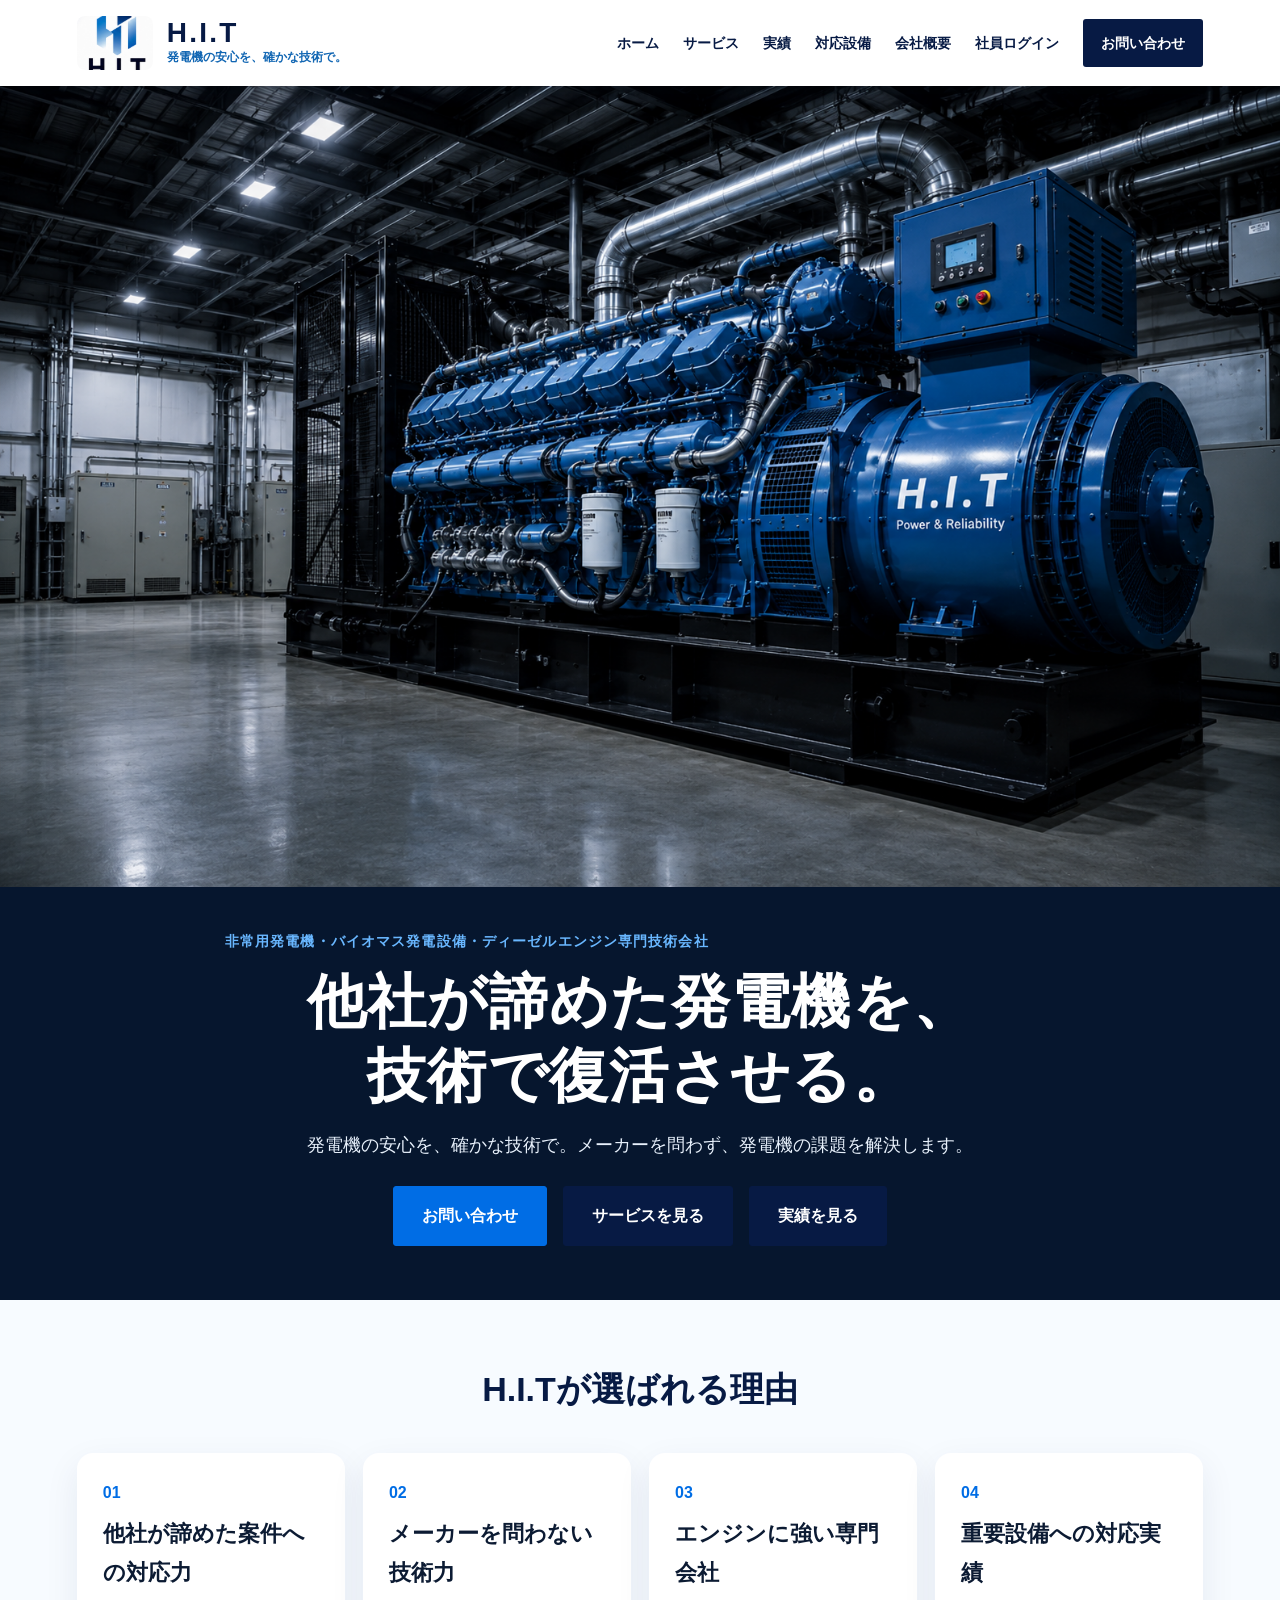
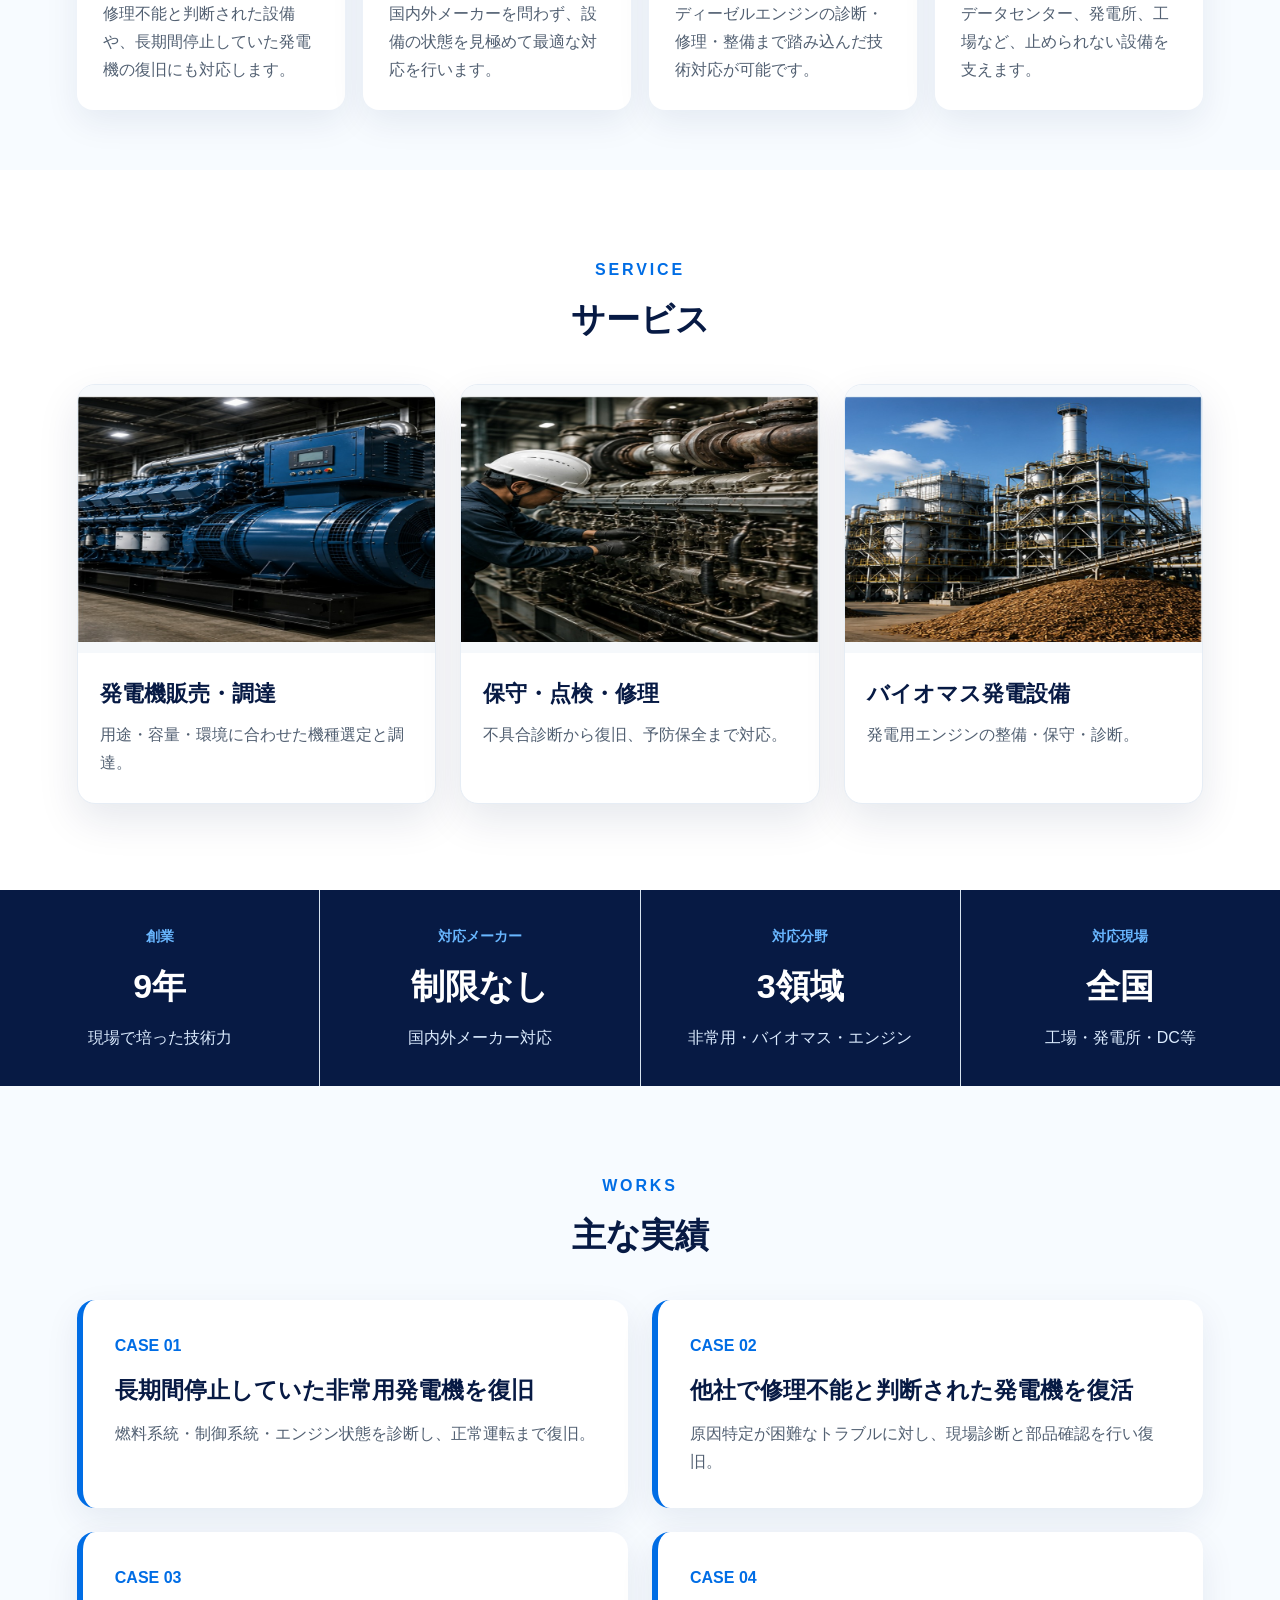
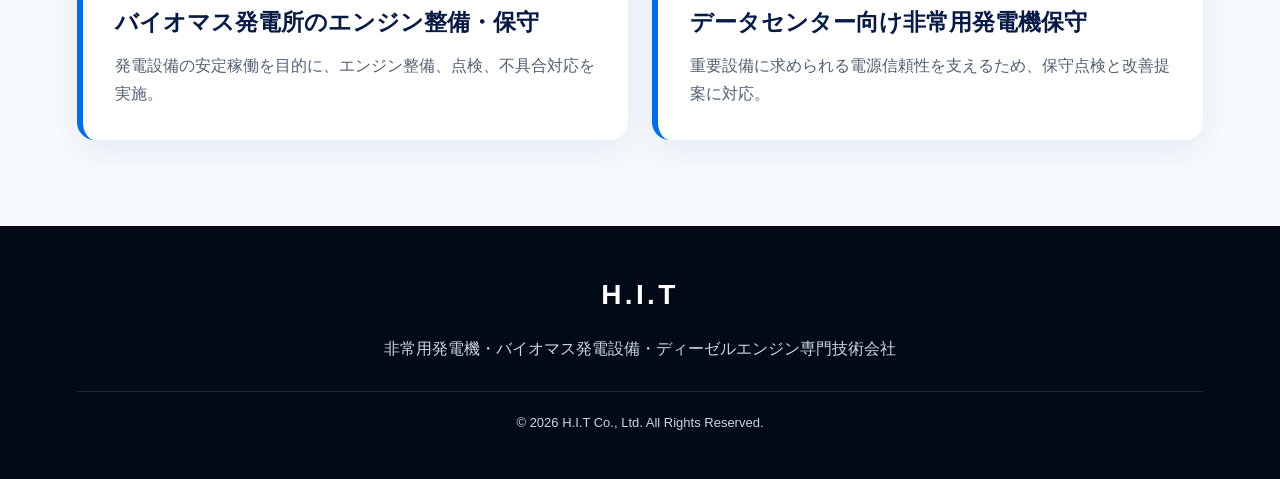
<file: index.html>
<!doctype html>
<html lang="ja">
<head>
<meta charset="utf-8">
<meta name="viewport" content="width=device-width, initial-scale=1">
<title>株式会社H.I.T｜非常用発電機・バイオマス発電設備・ディーゼルエンジン専門技術会社</title>
<meta name="description" content="H.I.Tはメーカーを問わず非常用発電機・バイオマス発電設備・ディーゼルエンジンに対応する専門技術会社です。">
<link rel="stylesheet" href="style.css?v=8">
</head>
<body>

<header class="site-header">
  <a class="brand" href="index.html">
    <img src="assets/hit-logo.jpeg" alt="H.I.T ロゴ">
    <div>
      <strong>H.I.T</strong>
      <span>発電機の安心を、確かな技術で。</span>
    </div>
  </a>
  <nav class="nav">
    <a href="index.html">ホーム</a>
    <a href="service.html">サービス</a>
    <a href="works.html">実績</a>
    <a href="equipment.html">対応設備</a>
    <a href="company.html">会社概要</a>
    <a href="login.html">社員ログイン</a>
    <a class="nav-cta" href="contact.html">お問い合わせ</a>
  </nav>
</header>


<main>
  <section class="hero-image-only">
    <img src="assets/hero-generator.png" alt="大型ディーゼル発電機">
  </section>

  <section class="hero-copy">
    <p class="eyebrow">非常用発電機・バイオマス発電設備・ディーゼルエンジン専門技術会社</p>
    <h1>他社が諦めた発電機を、<br>技術で復活させる。</h1>
    <p>発電機の安心を、確かな技術で。メーカーを問わず、発電機の課題を解決します。</p>
    <div class="hero-actions">
      <a class="btn primary" href="contact.html">お問い合わせ</a>
      <a class="btn dark" href="service.html">サービスを見る</a>
      <a class="btn dark" href="works.html">実績を見る</a>
    </div>
  </section>

  <section class="reasons">
    <h2>H.I.Tが選ばれる理由</h2>
    <div class="reason-grid">
      <article><span>01</span><h3>他社が諦めた案件への対応力</h3><p>修理不能と判断された設備や、長期間停止していた発電機の復旧にも対応します。</p></article>
      <article><span>02</span><h3>メーカーを問わない技術力</h3><p>国内外メーカーを問わず、設備の状態を見極めて最適な対応を行います。</p></article>
      <article><span>03</span><h3>エンジンに強い専門会社</h3><p>ディーゼルエンジンの診断・修理・整備まで踏み込んだ技術対応が可能です。</p></article>
      <article><span>04</span><h3>重要設備への対応実績</h3><p>データセンター、発電所、工場など、止められない設備を支えます。</p></article>
    </div>
  </section>

  <section class="section">
    <div class="section-title"><p>SERVICE</p><h2>サービス</h2></div>
    <div class="service-grid">
      <a class="card" href="service.html"><img src="assets/service-generator.jpg" alt="大型発電機"><h3>発電機販売・調達</h3><p>用途・容量・環境に合わせた機種選定と調達。</p></a>
      <a class="card" href="service.html"><img src="assets/service-engine.jpg" alt="エンジン整備"><h3>保守・点検・修理</h3><p>不具合診断から復旧、予防保全まで対応。</p></a>
      <a class="card" href="service.html"><img src="assets/service-biomass.jpg" alt="バイオマス発電設備"><h3>バイオマス発電設備</h3><p>発電用エンジンの整備・保守・診断。</p></a>
    </div>
  </section>

  <section class="stats">
    <div><strong>創業</strong><span>9年</span><p>現場で培った技術力</p></div>
    <div><strong>対応メーカー</strong><span>制限なし</span><p>国内外メーカー対応</p></div>
    <div><strong>対応分野</strong><span>3領域</span><p>非常用・バイオマス・エンジン</p></div>
    <div><strong>対応現場</strong><span>全国</span><p>工場・発電所・DC等</p></div>
  </section>

  <section class="section works">
    <div class="section-title"><p>WORKS</p><h2>主な実績</h2></div>
    <div class="work-grid">
      <article><span>CASE 01</span><h3>長期間停止していた非常用発電機を復旧</h3><p>燃料系統・制御系統・エンジン状態を診断し、正常運転まで復旧。</p></article>
      <article><span>CASE 02</span><h3>他社で修理不能と判断された発電機を復活</h3><p>原因特定が困難なトラブルに対し、現場診断と部品確認を行い復旧。</p></article>
      <article><span>CASE 03</span><h3>バイオマス発電所のエンジン整備・保守</h3><p>発電設備の安定稼働を目的に、エンジン整備、点検、不具合対応を実施。</p></article>
      <article><span>CASE 04</span><h3>データセンター向け非常用発電機保守</h3><p>重要設備に求められる電源信頼性を支えるため、保守点検と改善提案に対応。</p></article>
    </div>
  </section>
</main>


<footer class="footer">
  <div class="footer-brand">H.I.T</div>
  <p>非常用発電機・バイオマス発電設備・ディーゼルエンジン専門技術会社</p>
  <p class="copyright">© 2026 H.I.T Co., Ltd. All Rights Reserved.</p>
</footer>

<script src="script.js"></script>
</body>
</html>
</file>
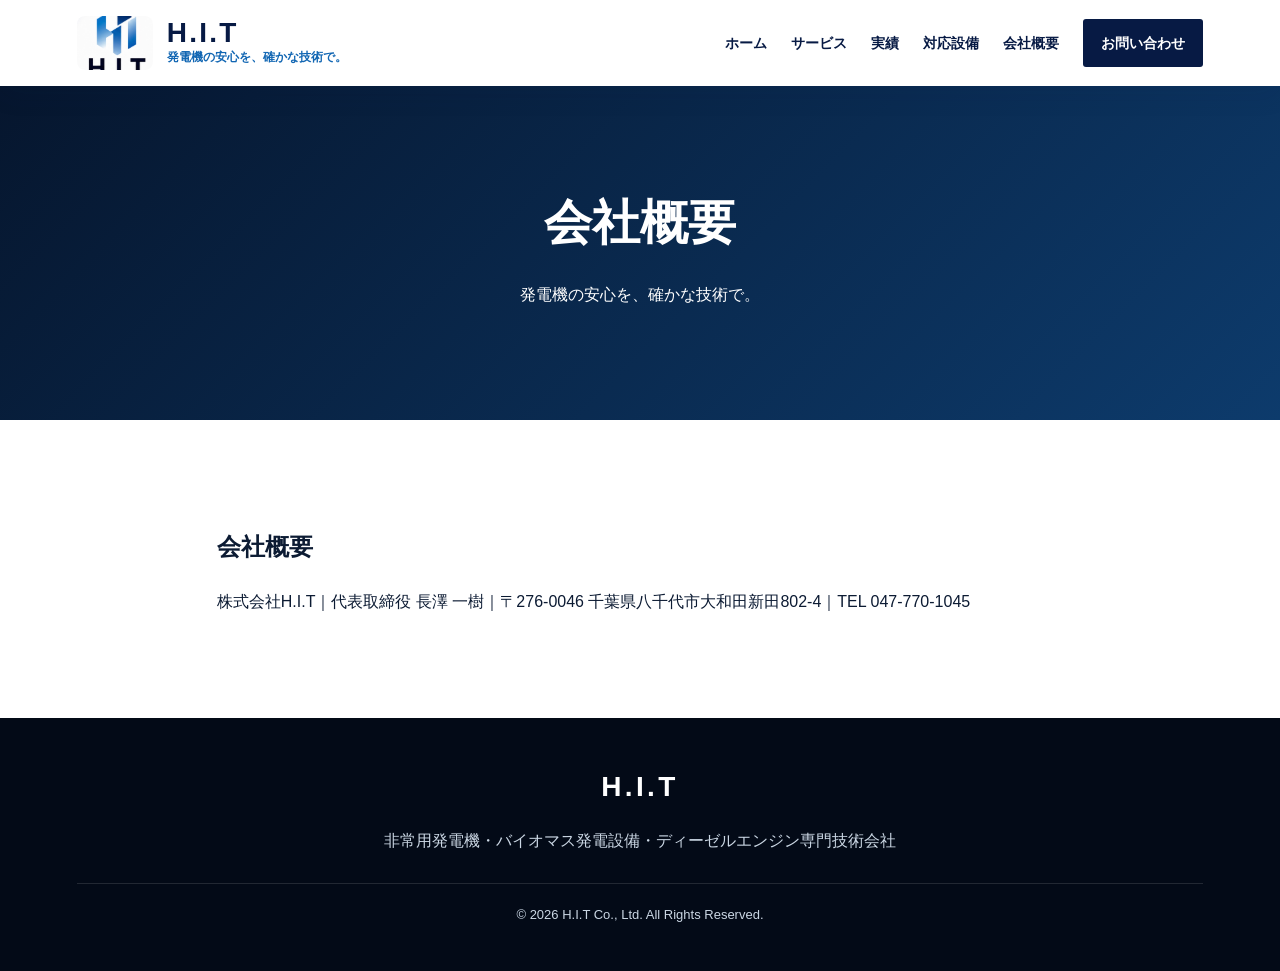
<file: company.html>
<!doctype html>
<html lang="ja">
<head>
<meta charset="utf-8">
<meta name="viewport" content="width=device-width, initial-scale=1">
<title>会社概要｜株式会社H.I.T</title>
<meta name="description" content="株式会社H.I.T｜代表取締役 長澤 一樹｜〒276-0046 千葉県八千代市大和田新田802-4｜TEL 047-770-1045">
<link rel="stylesheet" href="style.css?v=8">
</head>
<body>

<header class="site-header">
  <a class="brand" href="index.html">
    <img src="assets/hit-logo.jpeg" alt="H.I.T ロゴ">
    <div>
      <strong>H.I.T</strong>
      <span>発電機の安心を、確かな技術で。</span>
    </div>
  </a>
  <nav class="nav">
    <a href="index.html">ホーム</a>
    <a href="service.html">サービス</a>
    <a href="works.html">実績</a>
    <a href="equipment.html">対応設備</a>
    <a href="company.html">会社概要</a>
    <a class="nav-cta" href="contact.html">お問い合わせ</a>
  </nav>
</header>

<main><section class="page-hero"><h1>会社概要</h1><p>発電機の安心を、確かな技術で。</p></section><section class="simple"><h2>会社概要</h2><p>株式会社H.I.T｜代表取締役 長澤 一樹｜〒276-0046 千葉県八千代市大和田新田802-4｜TEL 047-770-1045</p></section></main>

<footer class="footer">
  <div class="footer-brand">H.I.T</div>
  <p>非常用発電機・バイオマス発電設備・ディーゼルエンジン専門技術会社</p>
  <p class="copyright">© 2026 H.I.T Co., Ltd. All Rights Reserved.</p>
</footer>

</body>
</html>
</file>
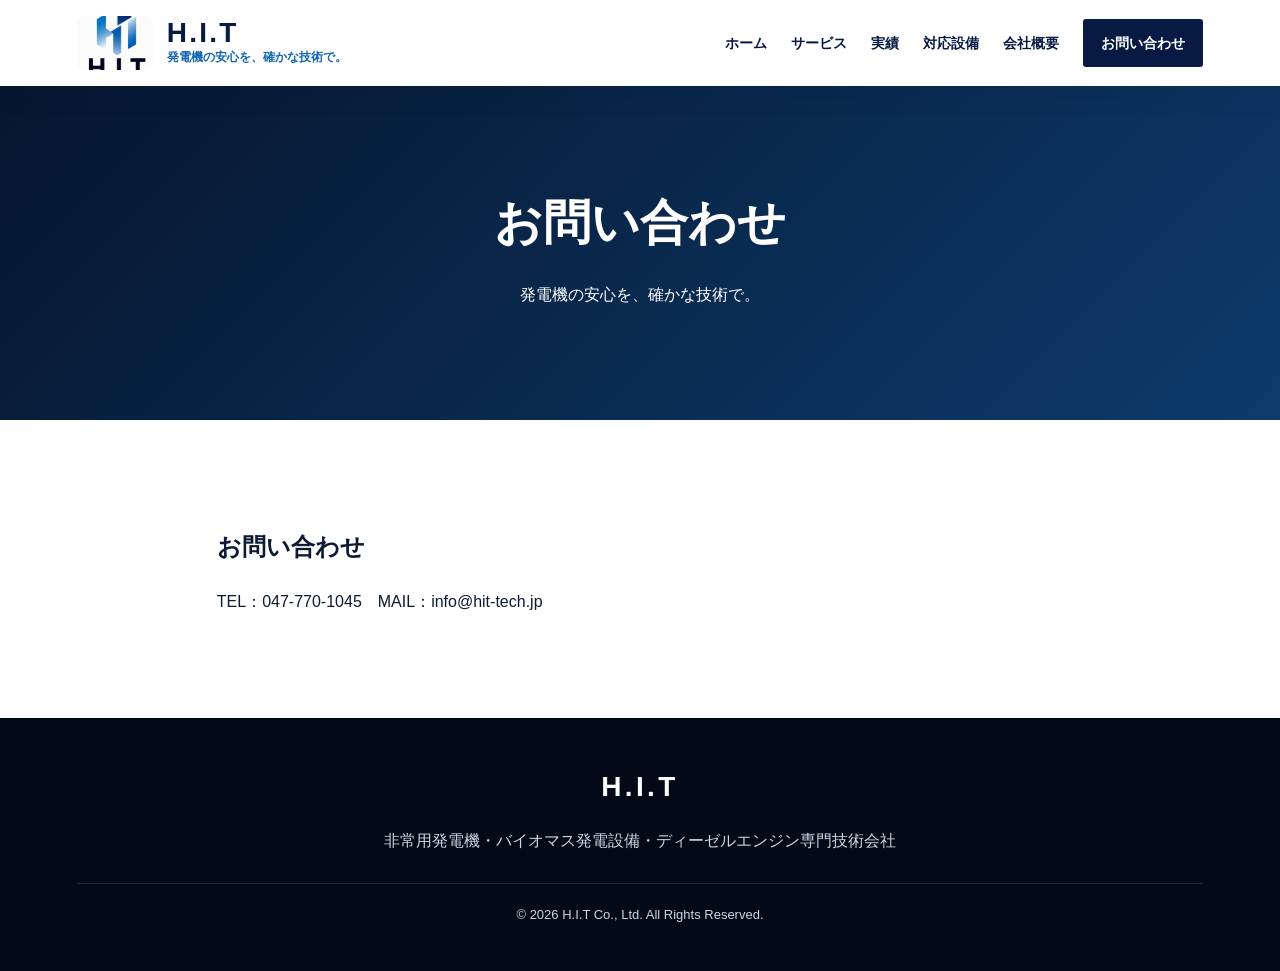
<file: contact.html>
<!doctype html>
<html lang="ja">
<head>
<meta charset="utf-8">
<meta name="viewport" content="width=device-width, initial-scale=1">
<title>お問い合わせ｜株式会社H.I.T</title>
<meta name="description" content="TEL：047-770-1045　MAIL：info@hit-tech.jp">
<link rel="stylesheet" href="style.css?v=8">
</head>
<body>

<header class="site-header">
  <a class="brand" href="index.html">
    <img src="assets/hit-logo.jpeg" alt="H.I.T ロゴ">
    <div>
      <strong>H.I.T</strong>
      <span>発電機の安心を、確かな技術で。</span>
    </div>
  </a>
  <nav class="nav">
    <a href="index.html">ホーム</a>
    <a href="service.html">サービス</a>
    <a href="works.html">実績</a>
    <a href="equipment.html">対応設備</a>
    <a href="company.html">会社概要</a>
    <a class="nav-cta" href="contact.html">お問い合わせ</a>
  </nav>
</header>

<main><section class="page-hero"><h1>お問い合わせ</h1><p>発電機の安心を、確かな技術で。</p></section><section class="simple"><h2>お問い合わせ</h2><p>TEL：047-770-1045　MAIL：info@hit-tech.jp</p></section></main>

<footer class="footer">
  <div class="footer-brand">H.I.T</div>
  <p>非常用発電機・バイオマス発電設備・ディーゼルエンジン専門技術会社</p>
  <p class="copyright">© 2026 H.I.T Co., Ltd. All Rights Reserved.</p>
</footer>

</body>
</html>
</file>
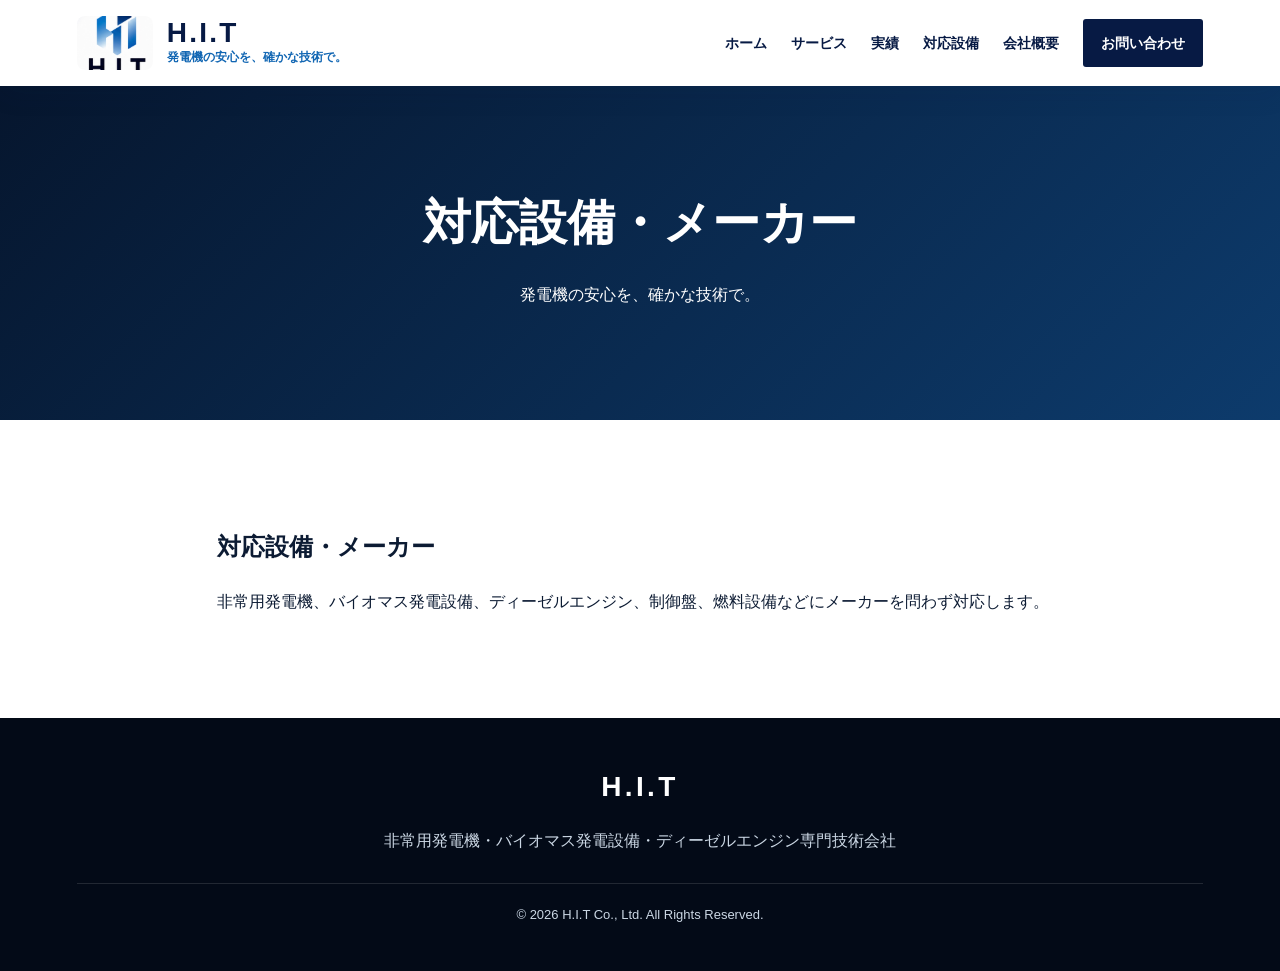
<file: equipment.html>
<!doctype html>
<html lang="ja">
<head>
<meta charset="utf-8">
<meta name="viewport" content="width=device-width, initial-scale=1">
<title>対応設備・メーカー｜株式会社H.I.T</title>
<meta name="description" content="非常用発電機、バイオマス発電設備、ディーゼルエンジン、制御盤、燃料設備などにメーカーを問わず対応します。">
<link rel="stylesheet" href="style.css?v=8">
</head>
<body>

<header class="site-header">
  <a class="brand" href="index.html">
    <img src="assets/hit-logo.jpeg" alt="H.I.T ロゴ">
    <div>
      <strong>H.I.T</strong>
      <span>発電機の安心を、確かな技術で。</span>
    </div>
  </a>
  <nav class="nav">
    <a href="index.html">ホーム</a>
    <a href="service.html">サービス</a>
    <a href="works.html">実績</a>
    <a href="equipment.html">対応設備</a>
    <a href="company.html">会社概要</a>
    <a class="nav-cta" href="contact.html">お問い合わせ</a>
  </nav>
</header>

<main><section class="page-hero"><h1>対応設備・メーカー</h1><p>発電機の安心を、確かな技術で。</p></section><section class="simple"><h2>対応設備・メーカー</h2><p>非常用発電機、バイオマス発電設備、ディーゼルエンジン、制御盤、燃料設備などにメーカーを問わず対応します。</p></section></main>

<footer class="footer">
  <div class="footer-brand">H.I.T</div>
  <p>非常用発電機・バイオマス発電設備・ディーゼルエンジン専門技術会社</p>
  <p class="copyright">© 2026 H.I.T Co., Ltd. All Rights Reserved.</p>
</footer>

</body>
</html>
</file>
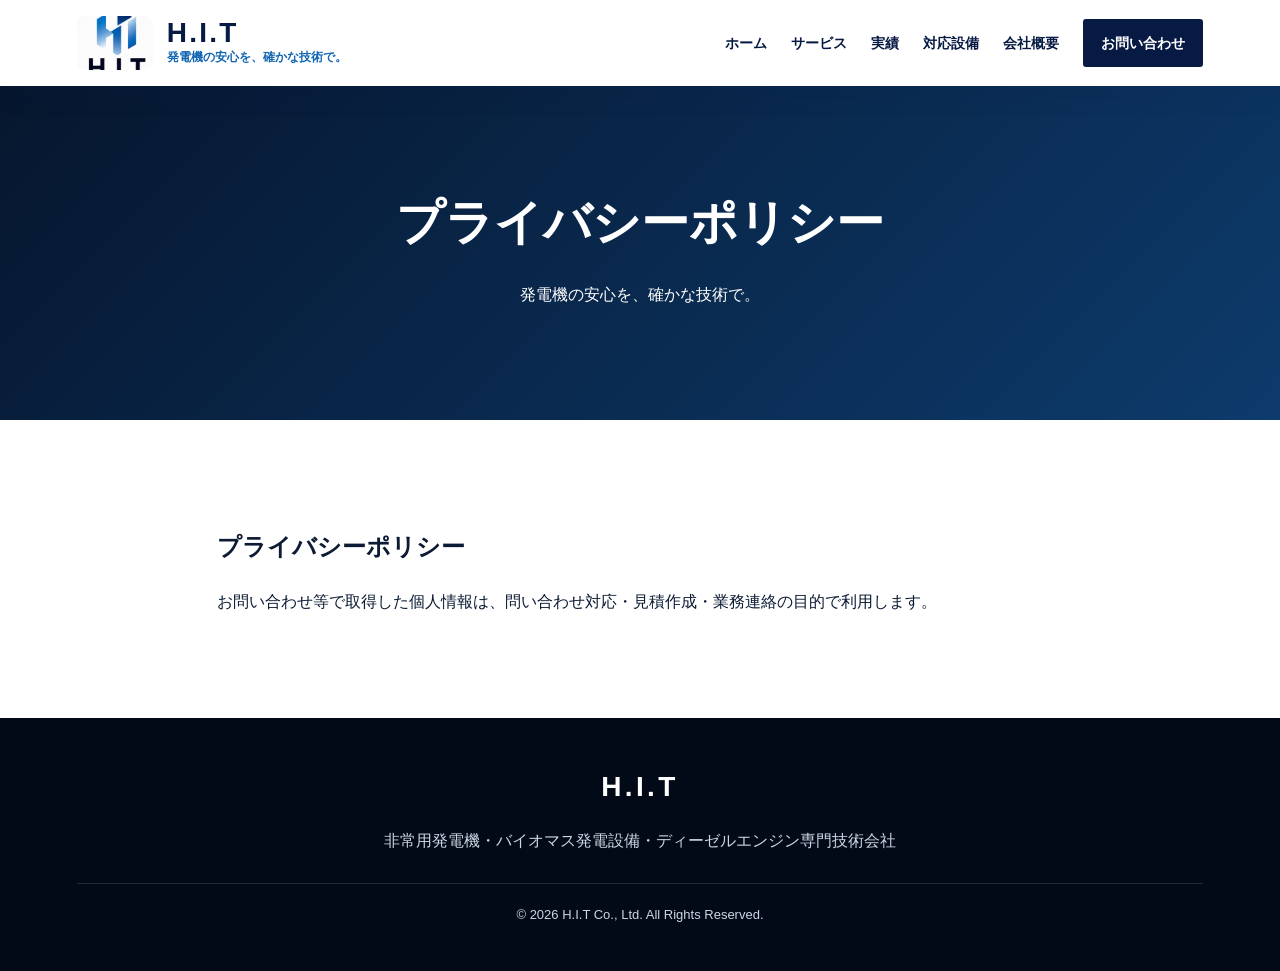
<file: privacy.html>
<!doctype html>
<html lang="ja">
<head>
<meta charset="utf-8">
<meta name="viewport" content="width=device-width, initial-scale=1">
<title>プライバシーポリシー｜株式会社H.I.T</title>
<meta name="description" content="お問い合わせ等で取得した個人情報は、問い合わせ対応・見積作成・業務連絡の目的で利用します。">
<link rel="stylesheet" href="style.css?v=8">
</head>
<body>

<header class="site-header">
  <a class="brand" href="index.html">
    <img src="assets/hit-logo.jpeg" alt="H.I.T ロゴ">
    <div>
      <strong>H.I.T</strong>
      <span>発電機の安心を、確かな技術で。</span>
    </div>
  </a>
  <nav class="nav">
    <a href="index.html">ホーム</a>
    <a href="service.html">サービス</a>
    <a href="works.html">実績</a>
    <a href="equipment.html">対応設備</a>
    <a href="company.html">会社概要</a>
    <a class="nav-cta" href="contact.html">お問い合わせ</a>
  </nav>
</header>

<main><section class="page-hero"><h1>プライバシーポリシー</h1><p>発電機の安心を、確かな技術で。</p></section><section class="simple"><h2>プライバシーポリシー</h2><p>お問い合わせ等で取得した個人情報は、問い合わせ対応・見積作成・業務連絡の目的で利用します。</p></section></main>

<footer class="footer">
  <div class="footer-brand">H.I.T</div>
  <p>非常用発電機・バイオマス発電設備・ディーゼルエンジン専門技術会社</p>
  <p class="copyright">© 2026 H.I.T Co., Ltd. All Rights Reserved.</p>
</footer>

</body>
</html>
</file>
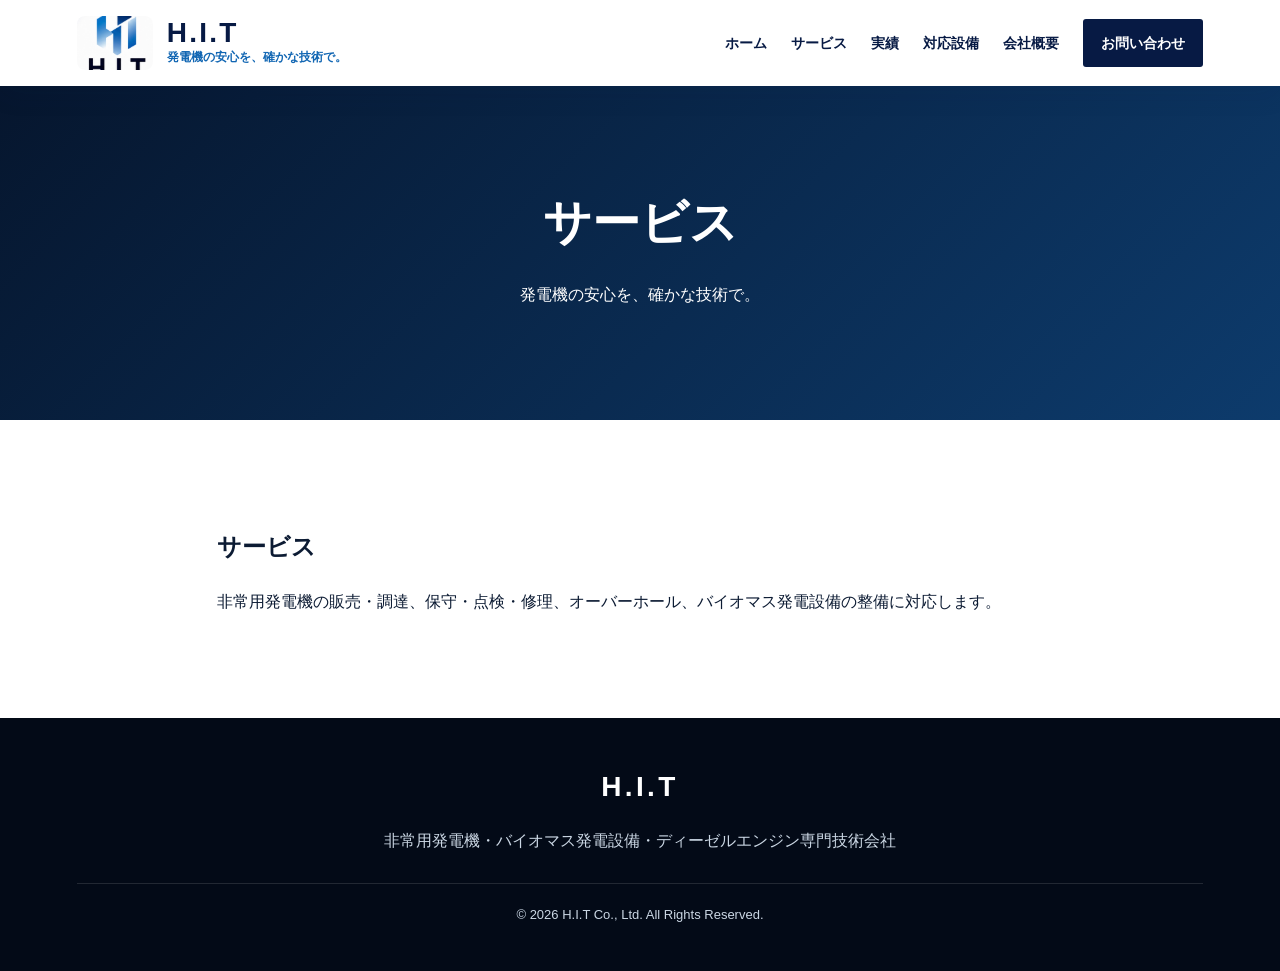
<file: service.html>
<!doctype html>
<html lang="ja">
<head>
<meta charset="utf-8">
<meta name="viewport" content="width=device-width, initial-scale=1">
<title>サービス｜株式会社H.I.T</title>
<meta name="description" content="非常用発電機の販売・調達、保守・点検・修理、オーバーホール、バイオマス発電設備の整備に対応します。">
<link rel="stylesheet" href="style.css?v=8">
</head>
<body>

<header class="site-header">
  <a class="brand" href="index.html">
    <img src="assets/hit-logo.jpeg" alt="H.I.T ロゴ">
    <div>
      <strong>H.I.T</strong>
      <span>発電機の安心を、確かな技術で。</span>
    </div>
  </a>
  <nav class="nav">
    <a href="index.html">ホーム</a>
    <a href="service.html">サービス</a>
    <a href="works.html">実績</a>
    <a href="equipment.html">対応設備</a>
    <a href="company.html">会社概要</a>
    <a class="nav-cta" href="contact.html">お問い合わせ</a>
  </nav>
</header>

<main><section class="page-hero"><h1>サービス</h1><p>発電機の安心を、確かな技術で。</p></section><section class="simple"><h2>サービス</h2><p>非常用発電機の販売・調達、保守・点検・修理、オーバーホール、バイオマス発電設備の整備に対応します。</p></section></main>

<footer class="footer">
  <div class="footer-brand">H.I.T</div>
  <p>非常用発電機・バイオマス発電設備・ディーゼルエンジン専門技術会社</p>
  <p class="copyright">© 2026 H.I.T Co., Ltd. All Rights Reserved.</p>
</footer>

</body>
</html>
</file>
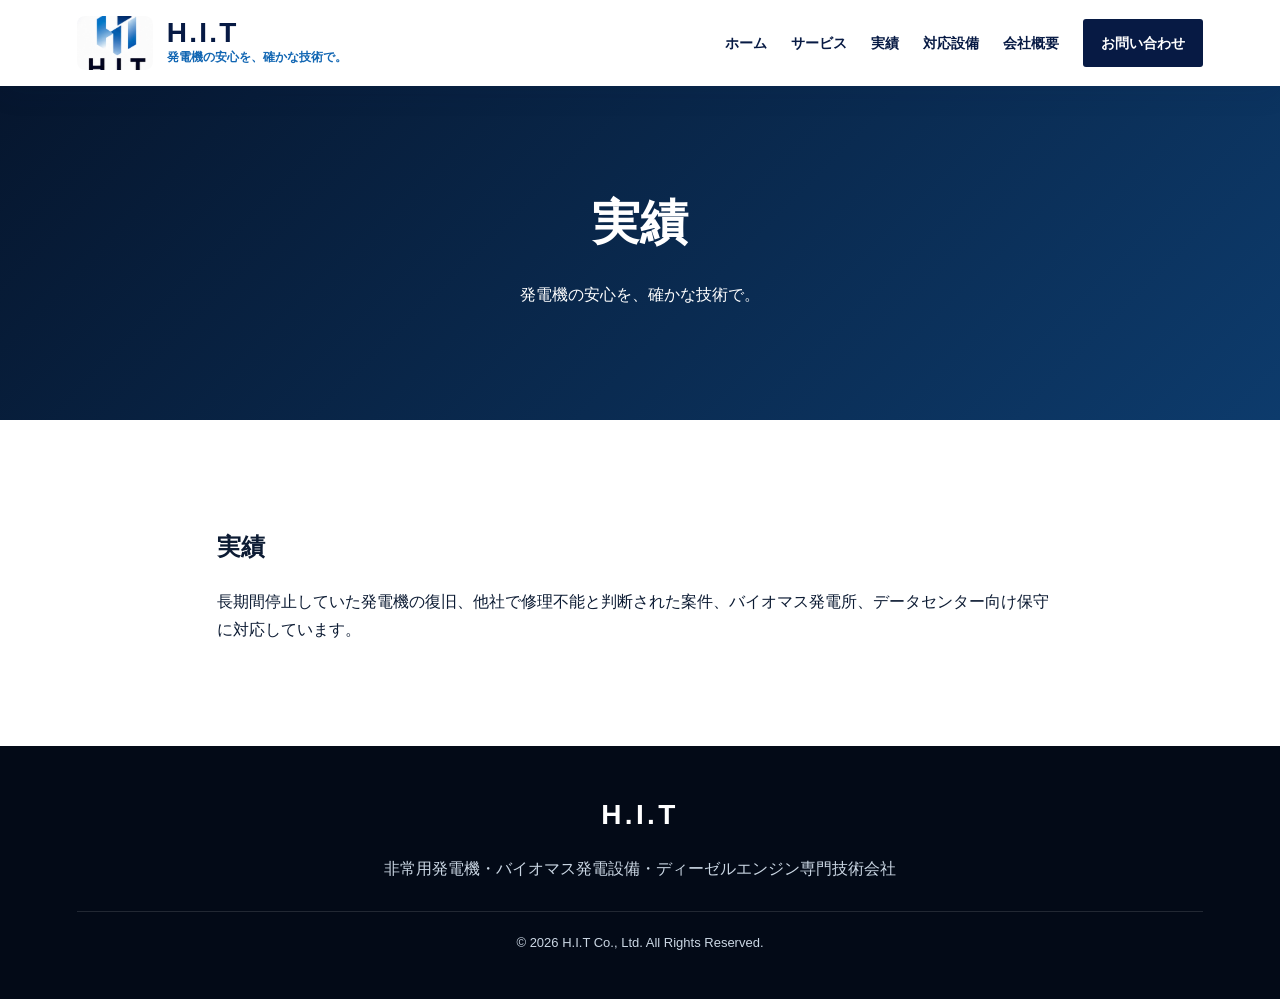
<file: works.html>
<!doctype html>
<html lang="ja">
<head>
<meta charset="utf-8">
<meta name="viewport" content="width=device-width, initial-scale=1">
<title>実績｜株式会社H.I.T</title>
<meta name="description" content="長期間停止していた発電機の復旧、他社で修理不能と判断された案件、バイオマス発電所、データセンター向け保守に対応しています。">
<link rel="stylesheet" href="style.css?v=8">
</head>
<body>

<header class="site-header">
  <a class="brand" href="index.html">
    <img src="assets/hit-logo.jpeg" alt="H.I.T ロゴ">
    <div>
      <strong>H.I.T</strong>
      <span>発電機の安心を、確かな技術で。</span>
    </div>
  </a>
  <nav class="nav">
    <a href="index.html">ホーム</a>
    <a href="service.html">サービス</a>
    <a href="works.html">実績</a>
    <a href="equipment.html">対応設備</a>
    <a href="company.html">会社概要</a>
    <a class="nav-cta" href="contact.html">お問い合わせ</a>
  </nav>
</header>

<main><section class="page-hero"><h1>実績</h1><p>発電機の安心を、確かな技術で。</p></section><section class="simple"><h2>実績</h2><p>長期間停止していた発電機の復旧、他社で修理不能と判断された案件、バイオマス発電所、データセンター向け保守に対応しています。</p></section></main>

<footer class="footer">
  <div class="footer-brand">H.I.T</div>
  <p>非常用発電機・バイオマス発電設備・ディーゼルエンジン専門技術会社</p>
  <p class="copyright">© 2026 H.I.T Co., Ltd. All Rights Reserved.</p>
</footer>

</body>
</html>
</file>
<file: style.css>
*{box-sizing:border-box}
html{scroll-behavior:smooth}
body{margin:0;font-family:-apple-system,BlinkMacSystemFont,"Hiragino Kaku Gothic ProN","Yu Gothic",Meiryo,sans-serif;color:#0c1b33;background:#fff;line-height:1.75}
a{text-decoration:none;color:inherit}
img{max-width:100%}
.site-header{position:sticky;top:0;z-index:50;min-height:86px;display:flex;align-items:center;justify-content:space-between;padding:12px 6vw;background:rgba(255,255,255,.95);backdrop-filter:blur(10px);box-shadow:0 8px 28px rgba(0,30,80,.08)}
.brand{display:flex;align-items:center;gap:14px}
.brand img{width:76px;height:54px;object-fit:cover;border-radius:8px}
.brand strong{display:block;font-size:28px;letter-spacing:.08em;color:#071a44;line-height:1}
.brand span{display:block;font-size:12px;color:#1166b3;font-weight:700}
.nav{display:flex;align-items:center;gap:24px;font-weight:700;font-size:14px}
.nav a{color:#071a44}
.nav-cta{background:#071a44!important;color:#fff!important;padding:12px 18px;border-radius:3px}
.hero-image-only{width:100%;background:#06162e}
.hero-image-only img{width:100%;height:auto;display:block}
.hero-copy{background:#06162e;color:#fff;text-align:center;padding:42px 6vw 54px}
.hero-copy .eyebrow{font-size:14px;font-weight:800;color:#69b7ff;letter-spacing:.08em;margin:0 0 12px}
.hero-copy h1{font-size:clamp(34px,4.6vw,64px);line-height:1.25;margin:0 0 18px;font-weight:900;letter-spacing:.02em}
.hero-copy p{max-width:780px;margin:0 auto 24px;color:#e7f0fb;font-size:18px}
.hero-actions{display:flex;gap:16px;flex-wrap:wrap;justify-content:center}
.btn{display:inline-flex;align-items:center;justify-content:center;padding:15px 28px;border:1px solid rgba(255,255,255,.75);font-weight:800;border-radius:3px}
.btn.primary{background:#006de5;border-color:#006de5;color:#fff}
.btn.dark{background:#071a44;color:#fff;border-color:#071a44}
.reasons{padding:60px 6vw;background:#f7fbff}
.reasons h2,.section-title h2{font-size:34px;text-align:center;color:#071a44;margin:0 0 34px}
.reason-grid{display:grid;grid-template-columns:repeat(4,1fr);gap:18px}
.reason-grid article{background:#fff;padding:26px;border-radius:16px;box-shadow:0 12px 34px rgba(0,40,90,.08)}
.reason-grid span{color:#006de5;font-weight:900}
.reason-grid h3{font-size:22px;margin:8px 0}
.reason-grid p{margin:0;color:#526072}
.section{padding:86px 6vw}
.section-title p{text-align:center;color:#006de5;font-weight:900;letter-spacing:.18em;margin:0 0 6px}
.service-grid{display:grid;grid-template-columns:repeat(3,1fr);gap:24px}
.card{background:#fff;border-radius:18px;overflow:hidden;box-shadow:0 16px 42px rgba(0,32,80,.10);border:1px solid #e6edf5;display:block}
.card img{width:100%;height:auto;aspect-ratio:4/3;object-fit:contain;object-position:center;background:#f5f8fb;display:block}
.card h3{font-size:22px;margin:22px 22px 8px;color:#071a44}
.card p{margin:0 22px 26px;color:#526072}
.stats{display:grid;grid-template-columns:repeat(4,1fr);gap:1px;background:#d6e3f0}
.stats div{background:#071a44;color:#fff;padding:34px 24px;text-align:center}
.stats strong{display:block;color:#69b7ff;font-size:14px}
.stats span{display:block;font-size:34px;font-weight:900;margin:8px 0}
.stats p{margin:0;color:#dcecff}
.works{background:#f7fbff}
.work-grid{display:grid;grid-template-columns:repeat(2,1fr);gap:24px}
.work-grid article{background:#fff;padding:32px;border-radius:18px;border-left:6px solid #006de5;box-shadow:0 12px 34px rgba(0,40,90,.08)}
.work-grid span{font-weight:900;color:#006de5}
.work-grid h3{font-size:23px;margin:10px 0;color:#071a44}
.work-grid p{color:#526072;margin:0}
.page-hero{padding:95px 6vw;background:linear-gradient(135deg,#06162e,#0d3b6c);color:#fff;text-align:center}
.page-hero h1{font-size:48px;margin:0 0 12px}
.simple{padding:86px 6vw;max-width:1000px;margin:auto}
.footer{padding:44px 6vw;background:#030a17;color:#cbd7e4;text-align:center}
.footer-brand{font-size:28px;font-weight:900;color:#fff;letter-spacing:.12em}
.copyright{border-top:1px solid rgba(255,255,255,.12);margin:28px 0 0;padding-top:20px;font-size:13px}
@media (max-width:980px){.nav{display:none}.reason-grid,.service-grid,.stats{grid-template-columns:1fr 1fr}}
@media (max-width:640px){.site-header{padding:10px 5vw}.brand img{width:64px;height:46px}.brand strong{font-size:24px}.brand span{font-size:10px}.hero-copy{padding:32px 5vw 42px}.hero-copy h1{font-size:32px}.hero-copy p{font-size:15px}.hero-actions .btn{width:100%}.reason-grid,.service-grid,.stats,.work-grid{grid-template-columns:1fr}.section,.reasons,.page-hero{padding-left:5vw;padding-right:5vw}.page-hero h1{font-size:38px}}


/* 社員ログインページ */
.login-page{min-height:calc(100vh - 86px);display:flex;align-items:center;justify-content:center;padding:60px 6vw;background:linear-gradient(135deg,#06162e,#0d3b6c)}
.login-card{width:100%;max-width:440px;background:#fff;border-radius:18px;padding:34px;box-shadow:0 18px 50px rgba(0,20,60,.25)}
.login-card h1{margin:0 0 8px;color:#071a44;font-size:30px}
.login-card p{margin:0 0 22px;color:#526072}
.login-card label{display:block;margin:14px 0 6px;font-weight:800;color:#071a44}
.login-card input{width:100%;padding:14px;border:1px solid #d7e2ef;border-radius:10px;font-size:16px}
.login-card button{width:100%;margin-top:20px;padding:15px;background:#006de5;color:#fff;border:0;border-radius:10px;font-weight:900;font-size:16px;cursor:pointer}
.login-error{margin-top:14px;color:#d93025;font-weight:700;min-height:1.5em}
.login-note{font-size:13px;margin-top:18px!important}
.logout-btn{border:0;background:#071a44;color:#fff;padding:10px 14px;border-radius:8px;font-weight:800;cursor:pointer}
</file>
